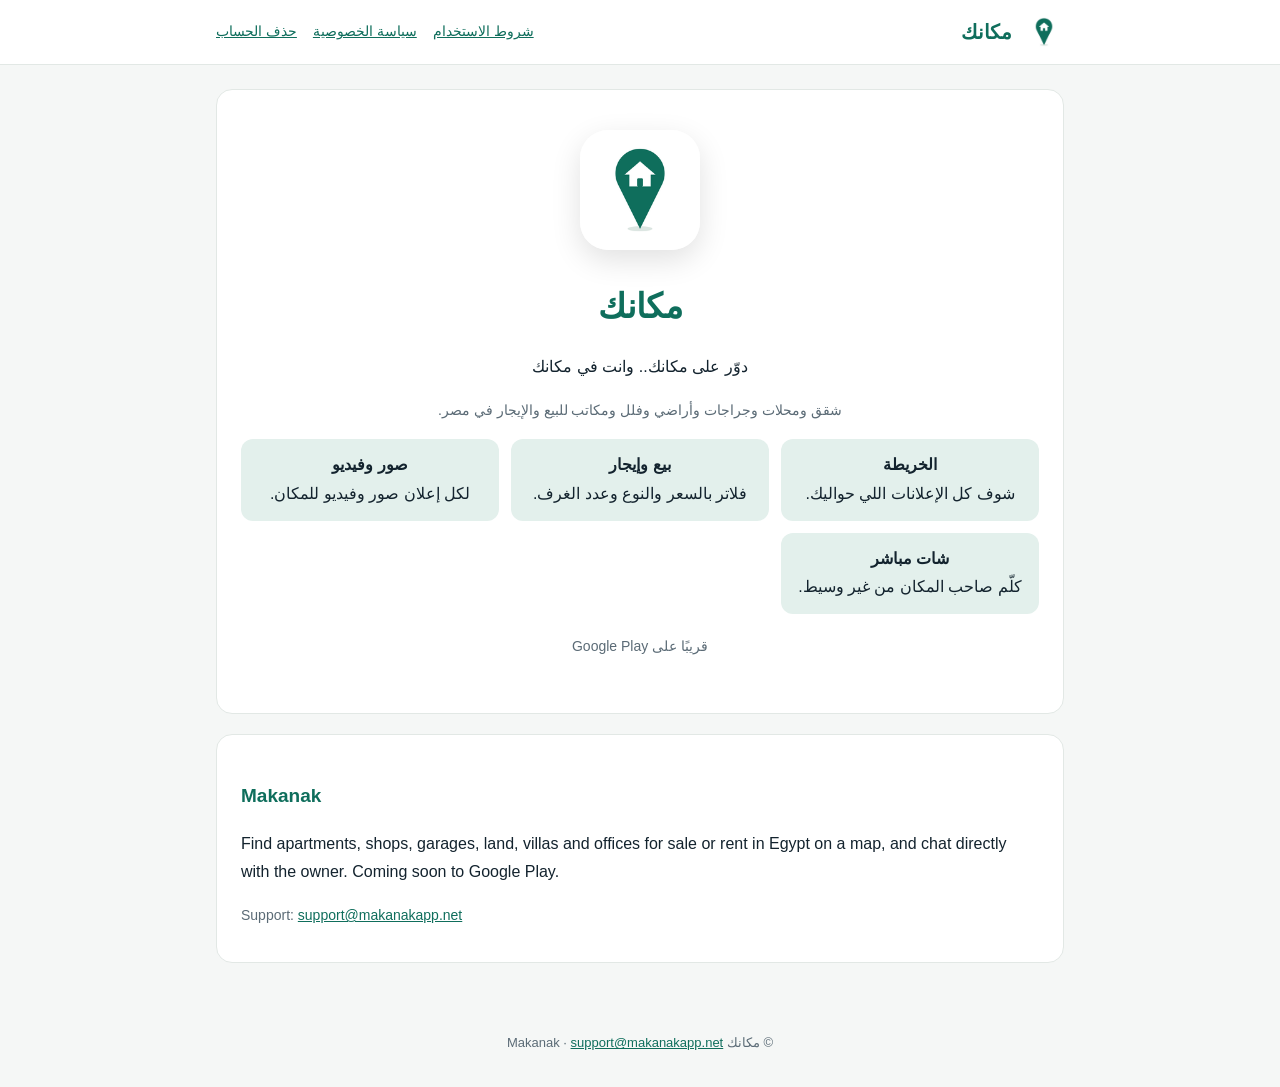
<file: index.html>
<!doctype html>
<html lang="ar" dir="rtl">
<head>
<meta charset="utf-8">
<meta name="viewport" content="width=device-width, initial-scale=1">
<title>مكانك | Makanak</title>
<meta name="description" content="مكانك: شقق ومحلات وجراجات وأراضي للبيع والإيجار في مصر على الخريطة، وكلّم صاحب المكان على طول.">
<link rel="icon" href="favicon.png">
<link rel="stylesheet" href="style.css">
</head>
<body>
<header><div class="bar">
  <img src="icon.png" alt=""><a class="name" href="./">مكانك</a>
  <nav><a href="terms.html">شروط الاستخدام</a><a href="privacy.html">سياسة الخصوصية</a><a href="delete-account.html">حذف الحساب</a></nav>
</div></header>
<main>
  <section class="hero">
    <img src="icon.png" alt="أيقونة مكانك">
    <h1>مكانك</h1>
    <p>دوّر على مكانك.. وانت في مكانك</p>
    <p class="muted">شقق ومحلات وجراجات وأراضي وفلل ومكاتب للبيع والإيجار في مصر.</p>
    <div class="features">
      <div><b>الخريطة</b><br>شوف كل الإعلانات اللي حواليك.</div>
      <div><b>بيع وإيجار</b><br>فلاتر بالسعر والنوع وعدد الغرف.</div>
      <div><b>صور وفيديو</b><br>لكل إعلان صور وفيديو للمكان.</div>
      <div><b>شات مباشر</b><br>كلّم صاحب المكان من غير وسيط.</div>
    </div>
    <p style="margin-top:20px" class="muted">قريبًا على Google Play</p>
  </section>
  <section class="en">
    <h2>Makanak</h2>
    <p>Find apartments, shops, garages, land, villas and offices for sale or rent in Egypt on a map, and chat directly with the owner. Coming soon to Google Play.</p>
    <p class="muted">Support: <a href="mailto:support@makanakapp.net">support@makanakapp.net</a></p>
  </section>
</main>
<footer>© مكانك Makanak · <a href="mailto:support@makanakapp.net">support@makanakapp.net</a></footer>
</body>
</html>
</file>
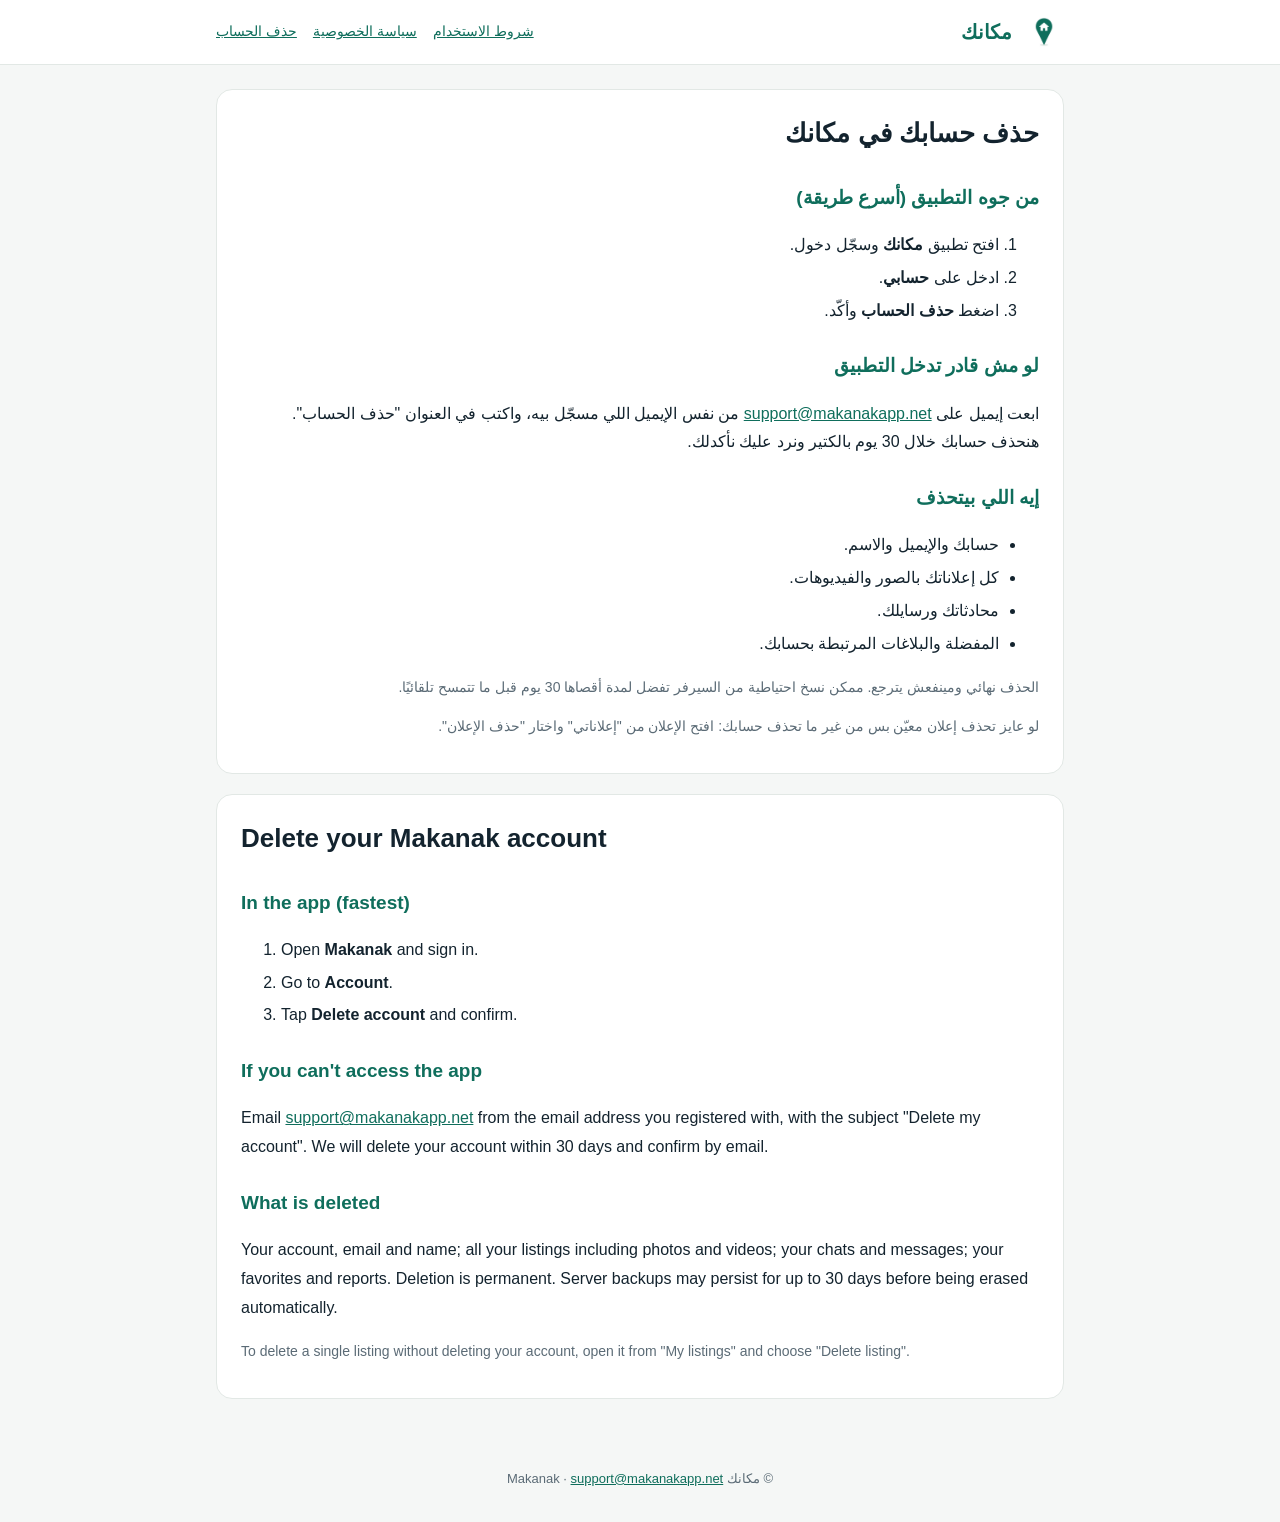
<file: delete-account.html>
<!doctype html>
<html lang="ar" dir="rtl">
<head>
<meta charset="utf-8">
<meta name="viewport" content="width=device-width, initial-scale=1">
<title>حذف الحساب | مكانك</title>
<link rel="icon" href="favicon.png">
<link rel="stylesheet" href="style.css">
</head>
<body>
<header><div class="bar">
  <img src="icon.png" alt=""><a class="name" href="./">مكانك</a>
  <nav><a href="terms.html">شروط الاستخدام</a><a href="privacy.html">سياسة الخصوصية</a><a href="delete-account.html">حذف الحساب</a></nav>
</div></header>
<main>
<section>
  <h1>حذف حسابك في مكانك</h1>
  <h2>من جوه التطبيق (أسرع طريقة)</h2>
  <ol>
    <li>افتح تطبيق <b>مكانك</b> وسجّل دخول.</li>
    <li>ادخل على <b>حسابي</b>.</li>
    <li>اضغط <b>حذف الحساب</b> وأكّد.</li>
  </ol>
  <h2>لو مش قادر تدخل التطبيق</h2>
  <p>ابعت إيميل على <a href="mailto:support@makanakapp.net?subject=Delete%20my%20account">support@makanakapp.net</a> من نفس الإيميل اللي مسجّل بيه، واكتب في العنوان "حذف الحساب". هنحذف حسابك خلال 30 يوم بالكتير ونرد عليك نأكدلك.</p>
  <h2>إيه اللي بيتحذف</h2>
  <ul>
    <li>حسابك والإيميل والاسم.</li>
    <li>كل إعلاناتك بالصور والفيديوهات.</li>
    <li>محادثاتك ورسايلك.</li>
    <li>المفضلة والبلاغات المرتبطة بحسابك.</li>
  </ul>
  <p class="muted">الحذف نهائي ومينفعش يترجع. ممكن نسخ احتياطية من السيرفر تفضل لمدة أقصاها 30 يوم قبل ما تتمسح تلقائيًا.</p>
  <p class="muted">لو عايز تحذف إعلان معيّن بس من غير ما تحذف حسابك: افتح الإعلان من "إعلاناتي" واختار "حذف الإعلان".</p>
</section>
<section class="en">
  <h1>Delete your Makanak account</h1>
  <h2>In the app (fastest)</h2>
  <ol><li>Open <b>Makanak</b> and sign in.</li><li>Go to <b>Account</b>.</li><li>Tap <b>Delete account</b> and confirm.</li></ol>
  <h2>If you can't access the app</h2>
  <p>Email <a href="mailto:support@makanakapp.net?subject=Delete%20my%20account">support@makanakapp.net</a> from the email address you registered with, with the subject "Delete my account". We will delete your account within 30 days and confirm by email.</p>
  <h2>What is deleted</h2>
  <p>Your account, email and name; all your listings including photos and videos; your chats and messages; your favorites and reports. Deletion is permanent. Server backups may persist for up to 30 days before being erased automatically.</p>
  <p class="muted">To delete a single listing without deleting your account, open it from "My listings" and choose "Delete listing".</p>
</section>
</main>
<footer>© مكانك Makanak · <a href="mailto:support@makanakapp.net">support@makanakapp.net</a></footer>
</body>
</html>
</file>
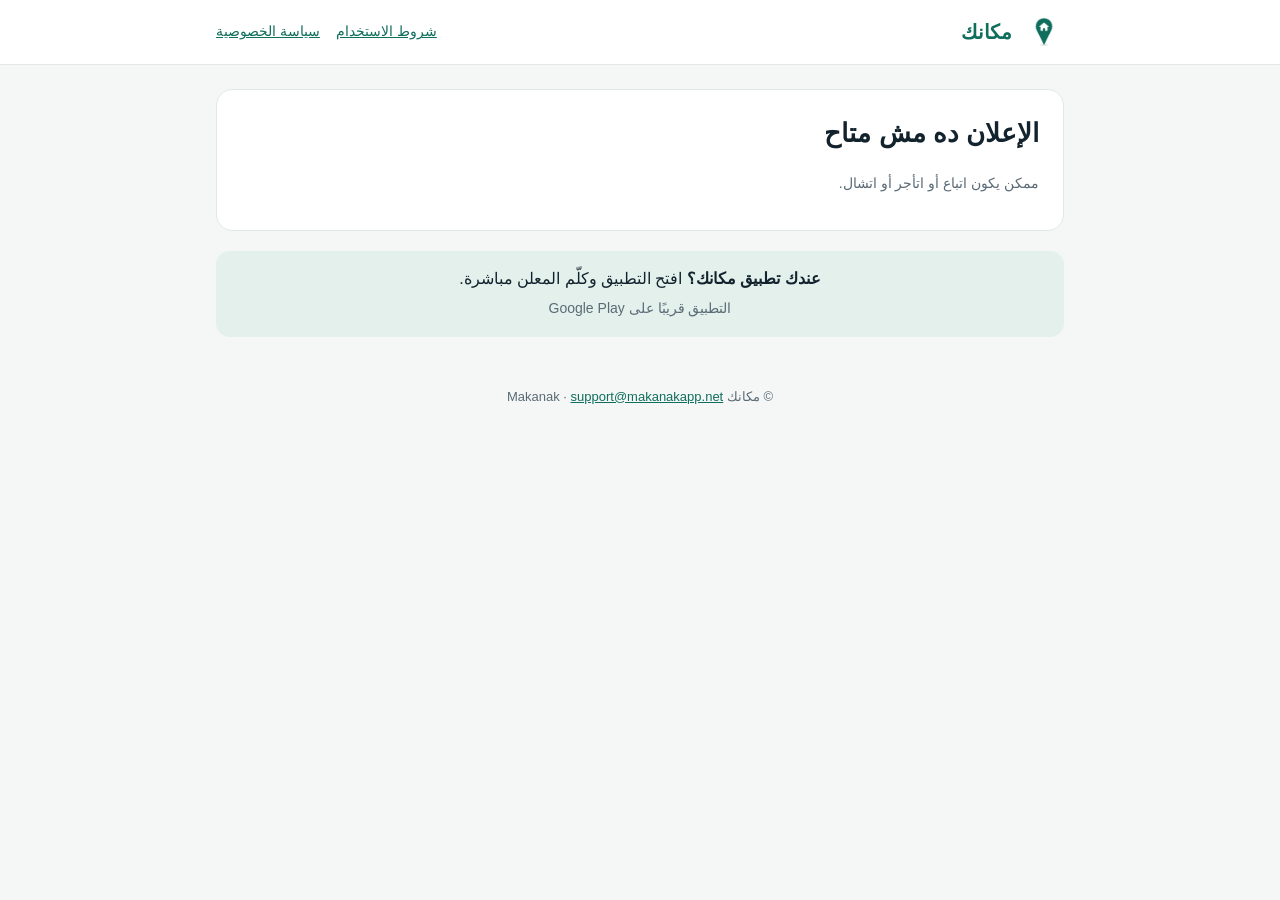
<file: l.html>
<!doctype html>
<html lang="ar" dir="rtl">
<head>
<meta charset="utf-8">
<meta name="viewport" content="width=device-width, initial-scale=1">
<title>إعلان | مكانك</title>
<link rel="icon" href="favicon.png">
<link rel="stylesheet" href="style.css">
</head>
<body>
<header><div class="bar">
  <img src="icon.png" alt=""><a class="name" href="./">مكانك</a>
  <nav><a href="terms.html">شروط الاستخدام</a><a href="privacy.html">سياسة الخصوصية</a></nav>
</div></header>
<main>
<section id="box"><p class="muted">جاري التحميل…</p></section>
<div class="cta"><b>عندك تطبيق مكانك؟</b> افتح التطبيق وكلّم المعلن مباشرة.<br><span class="muted">التطبيق قريبًا على Google Play</span></div>
</main>
<footer>© مكانك Makanak · <a href="mailto:support@makanakapp.net">support@makanakapp.net</a></footer>
<script src="shared.js"></script>
<script>
(async()=>{const box=document.getElementById('box');const id=qid();
try{if(!id)throw 0;const r=await sb('listings?select=*&status=eq.active&id=eq.'+id);const l=r[0];if(!l)throw 0;
document.title=l.title+' | مكانك';
const specs=[l.size&&[l.size+' م²','المساحة'],l.rooms&&[l.rooms,'غرف'],l.bathrooms&&[l.bathrooms,'حمام'],l.floor!=null&&[l.floor,'الدور']].filter(Boolean);
box.innerHTML=`${(l.images||[]).length?`<div class="gal">${l.images.map(u=>`<img src="${esc(u)}" alt="">`).join('')}</div>`:''}
<p class="chips" style="margin-top:12px"><span>${l.purpose==='rent'?'إيجار':'بيع'}</span><span>${esc(TYPES[l.type]||'')}</span></p>
<div class="price">${esc(price(l))}</div><h1>${esc(l.title)}</h1><div class="muted">📍 ${esc(place(l))}</div>
<div class="specs">${specs.map(s=>`<div><b>${esc(s[0])}</b><br><span class="muted">${s[1]}</span></div>`).join('')}</div>
${l.description?`<h2>الوصف</h2><p style="white-space:pre-line">${esc(l.description)}</p>`:''}
${l.video_url?`<h2>فيديو العقار</h2><video src="${esc(l.video_url)}" controls style="width:100%;border-radius:14px;background:#000"></video>`:''}
<a class="owner" href="u.html?id=${l.owner_id}"><div class="av">${esc((l.owner_name||'؟')[0])}</div><div><b>${esc(l.owner_name||'مستخدم')}</b><br><span class="muted">شوف كل إعلاناته</span></div></a>`;
}catch(e){box.innerHTML='<h1>الإعلان ده مش متاح</h1><p class="muted">ممكن يكون اتباع أو اتأجر أو اتشال.</p>';}})();
</script>
</body>
</html>
</file>
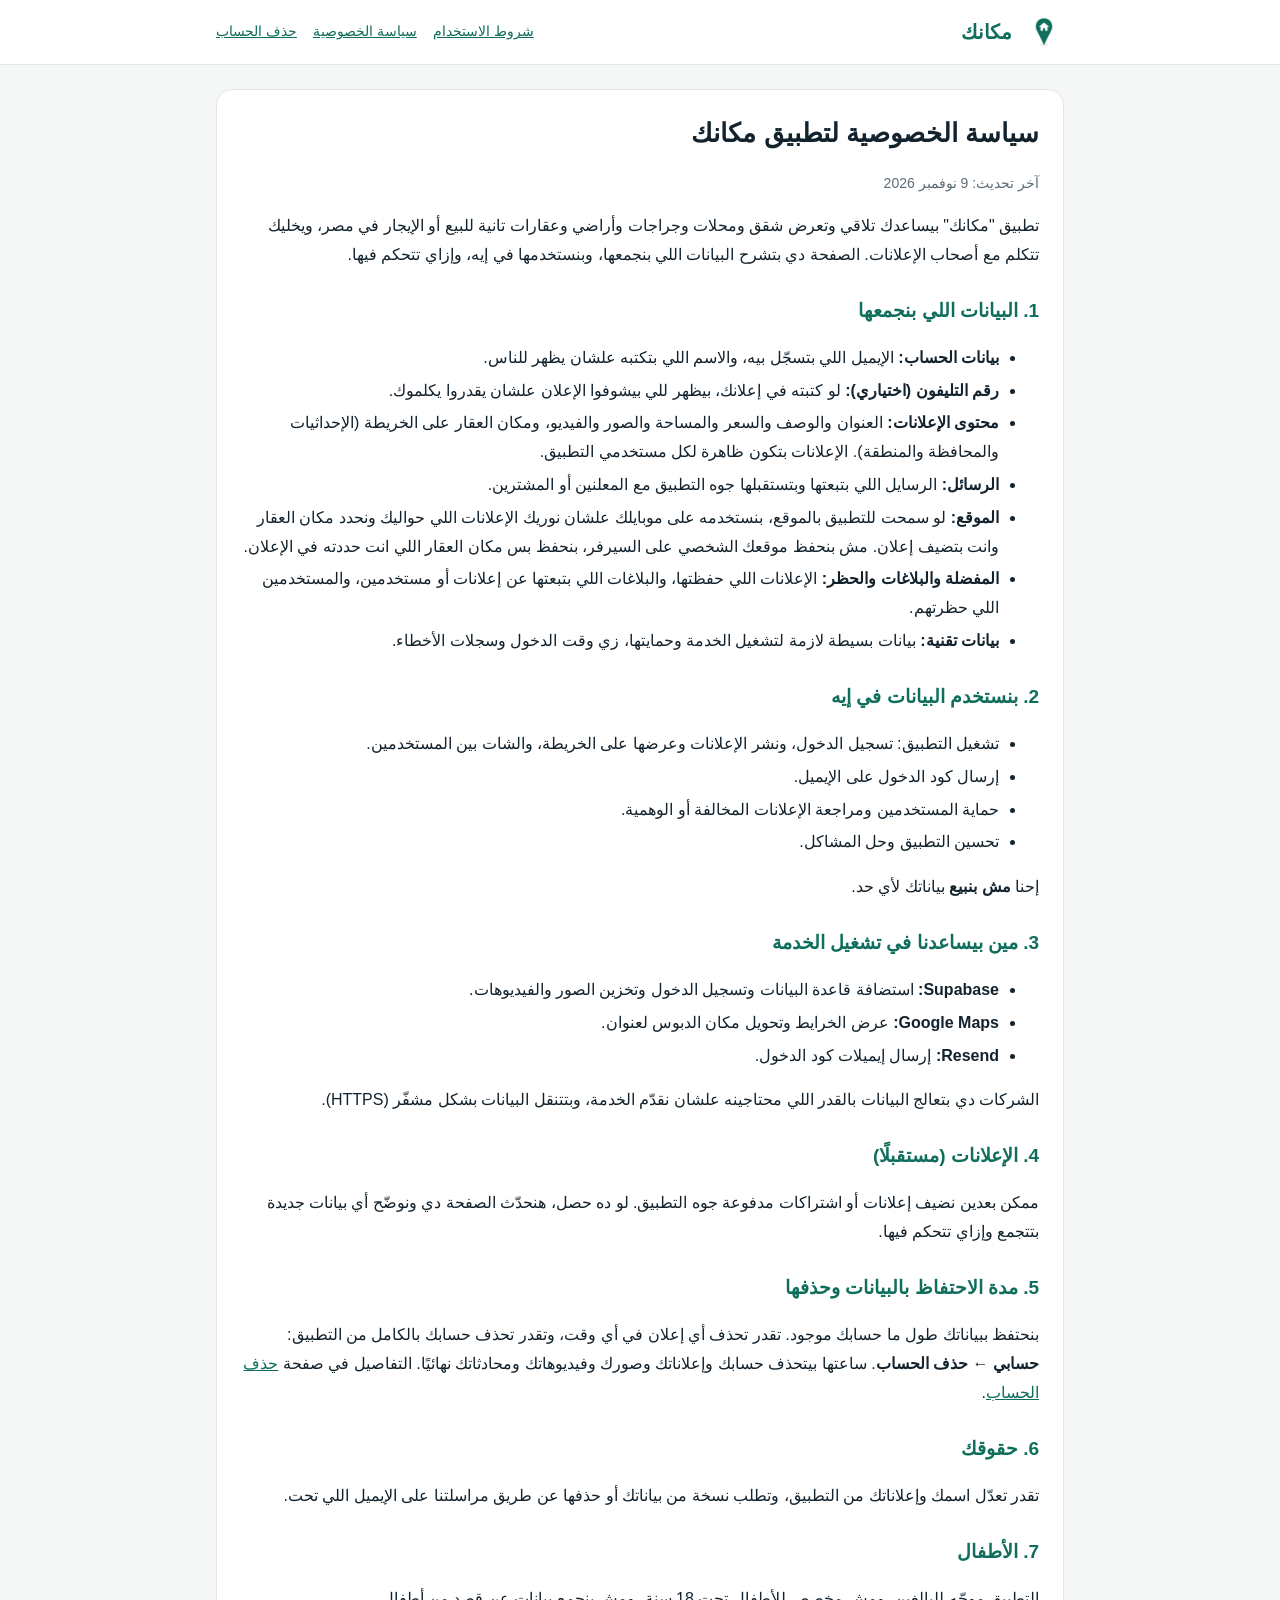
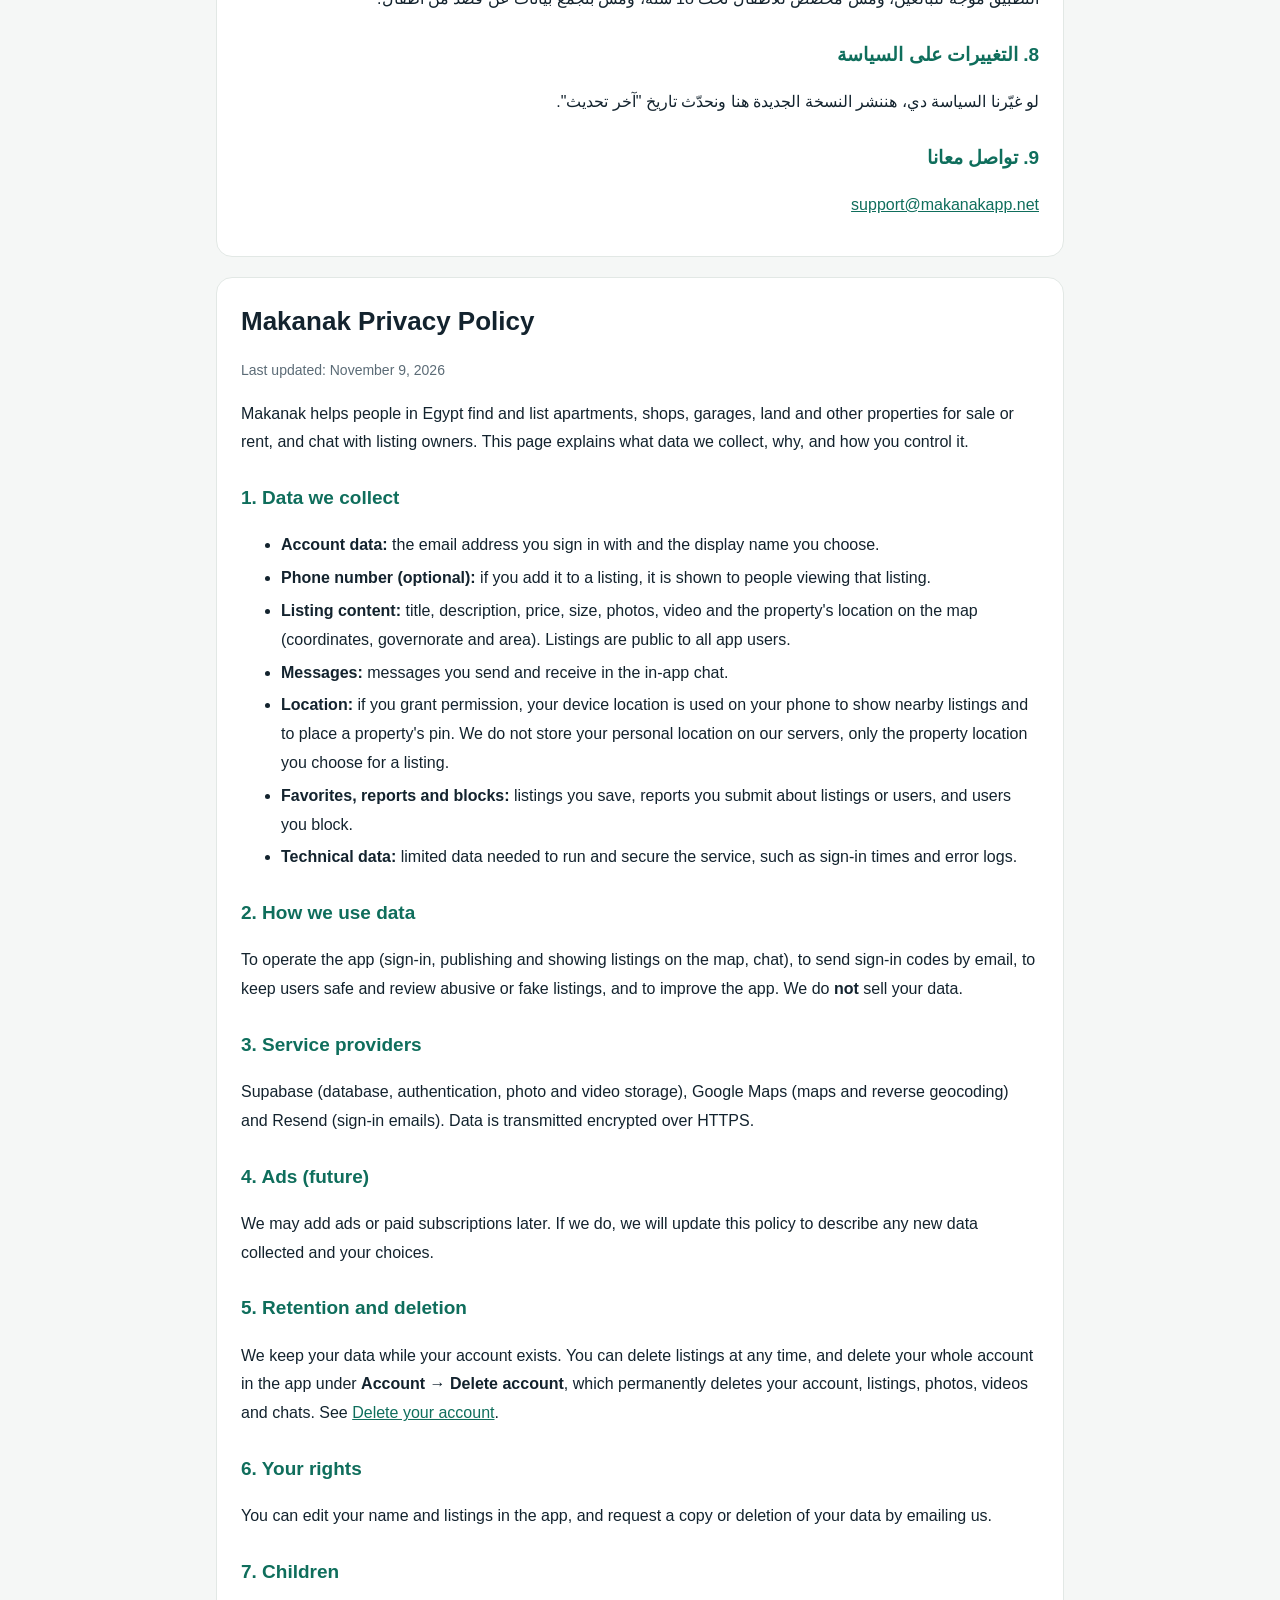
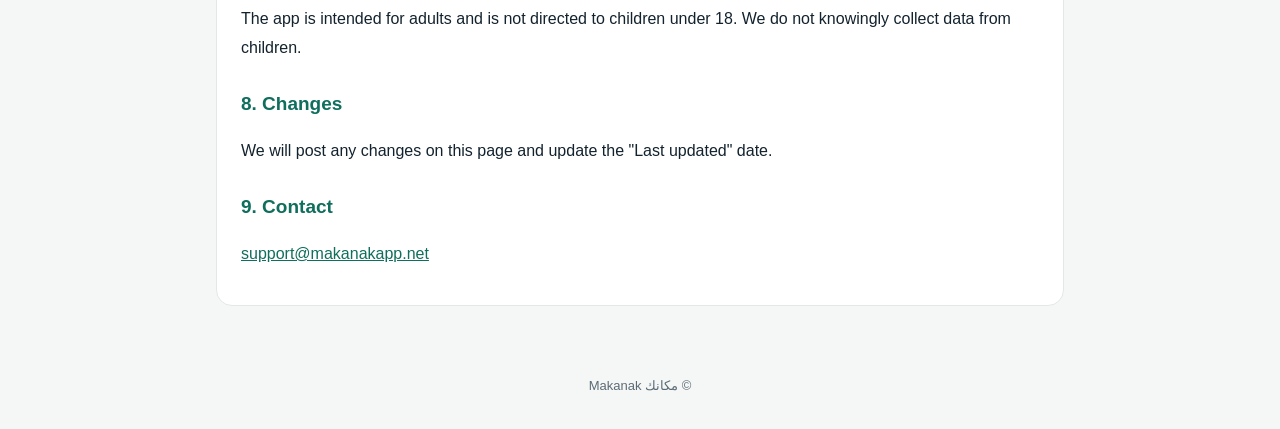
<file: privacy.html>
<!doctype html>
<html lang="ar" dir="rtl">
<head>
<meta charset="utf-8">
<meta name="viewport" content="width=device-width, initial-scale=1">
<title>سياسة الخصوصية | مكانك</title>
<link rel="icon" href="favicon.png">
<link rel="stylesheet" href="style.css">
</head>
<body>
<header><div class="bar">
  <img src="icon.png" alt=""><a class="name" href="./">مكانك</a>
  <nav><a href="terms.html">شروط الاستخدام</a><a href="privacy.html">سياسة الخصوصية</a><a href="delete-account.html">حذف الحساب</a></nav>
</div></header>
<main>
<section>
  <h1>سياسة الخصوصية لتطبيق مكانك</h1>
  <p class="muted">آخر تحديث: 9 نوفمبر 2026</p>
  <p>تطبيق "مكانك" بيساعدك تلاقي وتعرض شقق ومحلات وجراجات وأراضي وعقارات تانية للبيع أو الإيجار في مصر، ويخليك تتكلم مع أصحاب الإعلانات. الصفحة دي بتشرح البيانات اللي بنجمعها، وبنستخدمها في إيه، وإزاي تتحكم فيها.</p>

  <h2>1. البيانات اللي بنجمعها</h2>
  <ul>
    <li><b>بيانات الحساب:</b> الإيميل اللي بتسجّل بيه، والاسم اللي بتكتبه علشان يظهر للناس.</li>
    <li><b>رقم التليفون (اختياري):</b> لو كتبته في إعلانك، بيظهر للي بيشوفوا الإعلان علشان يقدروا يكلموك.</li>
    <li><b>محتوى الإعلانات:</b> العنوان والوصف والسعر والمساحة والصور والفيديو، ومكان العقار على الخريطة (الإحداثيات والمحافظة والمنطقة). الإعلانات بتكون ظاهرة لكل مستخدمي التطبيق.</li>
    <li><b>الرسائل:</b> الرسايل اللي بتبعتها وبتستقبلها جوه التطبيق مع المعلنين أو المشترين.</li>
    <li><b>الموقع:</b> لو سمحت للتطبيق بالموقع، بنستخدمه على موبايلك علشان نوريك الإعلانات اللي حواليك ونحدد مكان العقار وانت بتضيف إعلان. مش بنحفظ موقعك الشخصي على السيرفر، بنحفظ بس مكان العقار اللي انت حددته في الإعلان.</li>
    <li><b>المفضلة والبلاغات والحظر:</b> الإعلانات اللي حفظتها، والبلاغات اللي بتبعتها عن إعلانات أو مستخدمين، والمستخدمين اللي حظرتهم.</li>
    <li><b>بيانات تقنية:</b> بيانات بسيطة لازمة لتشغيل الخدمة وحمايتها، زي وقت الدخول وسجلات الأخطاء.</li>
  </ul>

  <h2>2. بنستخدم البيانات في إيه</h2>
  <ul>
    <li>تشغيل التطبيق: تسجيل الدخول، ونشر الإعلانات وعرضها على الخريطة، والشات بين المستخدمين.</li>
    <li>إرسال كود الدخول على الإيميل.</li>
    <li>حماية المستخدمين ومراجعة الإعلانات المخالفة أو الوهمية.</li>
    <li>تحسين التطبيق وحل المشاكل.</li>
  </ul>
  <p>إحنا <b>مش بنبيع</b> بياناتك لأي حد.</p>

  <h2>3. مين بيساعدنا في تشغيل الخدمة</h2>
  <ul>
    <li><b>Supabase:</b> استضافة قاعدة البيانات وتسجيل الدخول وتخزين الصور والفيديوهات.</li>
    <li><b>Google Maps:</b> عرض الخرايط وتحويل مكان الدبوس لعنوان.</li>
    <li><b>Resend:</b> إرسال إيميلات كود الدخول.</li>
  </ul>
  <p>الشركات دي بتعالج البيانات بالقدر اللي محتاجينه علشان نقدّم الخدمة، وبتتنقل البيانات بشكل مشفّر (HTTPS).</p>

  <h2>4. الإعلانات (مستقبلًا)</h2>
  <p>ممكن بعدين نضيف إعلانات أو اشتراكات مدفوعة جوه التطبيق. لو ده حصل، هنحدّث الصفحة دي ونوضّح أي بيانات جديدة بتتجمع وإزاي تتحكم فيها.</p>

  <h2>5. مدة الاحتفاظ بالبيانات وحذفها</h2>
  <p>بنحتفظ ببياناتك طول ما حسابك موجود. تقدر تحذف أي إعلان في أي وقت، وتقدر تحذف حسابك بالكامل من التطبيق: <b>حسابي ← حذف الحساب</b>. ساعتها بيتحذف حسابك وإعلاناتك وصورك وفيديوهاتك ومحادثاتك نهائيًا. التفاصيل في صفحة <a href="delete-account.html">حذف الحساب</a>.</p>

  <h2>6. حقوقك</h2>
  <p>تقدر تعدّل اسمك وإعلاناتك من التطبيق، وتطلب نسخة من بياناتك أو حذفها عن طريق مراسلتنا على الإيميل اللي تحت.</p>

  <h2>7. الأطفال</h2>
  <p>التطبيق موجّه للبالغين، ومش مخصص للأطفال تحت 18 سنة، ومش بنجمع بيانات عن قصد من أطفال.</p>

  <h2>8. التغييرات على السياسة</h2>
  <p>لو غيّرنا السياسة دي، هننشر النسخة الجديدة هنا ونحدّث تاريخ "آخر تحديث".</p>

  <h2>9. تواصل معانا</h2>
  <p><a href="mailto:support@makanakapp.net">support@makanakapp.net</a></p>
</section>

<section class="en">
  <h1>Makanak Privacy Policy</h1>
  <p class="muted">Last updated: November 9, 2026</p>
  <p>Makanak helps people in Egypt find and list apartments, shops, garages, land and other properties for sale or rent, and chat with listing owners. This page explains what data we collect, why, and how you control it.</p>
  <h2>1. Data we collect</h2>
  <ul>
    <li><b>Account data:</b> the email address you sign in with and the display name you choose.</li>
    <li><b>Phone number (optional):</b> if you add it to a listing, it is shown to people viewing that listing.</li>
    <li><b>Listing content:</b> title, description, price, size, photos, video and the property's location on the map (coordinates, governorate and area). Listings are public to all app users.</li>
    <li><b>Messages:</b> messages you send and receive in the in-app chat.</li>
    <li><b>Location:</b> if you grant permission, your device location is used on your phone to show nearby listings and to place a property's pin. We do not store your personal location on our servers, only the property location you choose for a listing.</li>
    <li><b>Favorites, reports and blocks:</b> listings you save, reports you submit about listings or users, and users you block.</li>
    <li><b>Technical data:</b> limited data needed to run and secure the service, such as sign-in times and error logs.</li>
  </ul>
  <h2>2. How we use data</h2>
  <p>To operate the app (sign-in, publishing and showing listings on the map, chat), to send sign-in codes by email, to keep users safe and review abusive or fake listings, and to improve the app. We do <b>not</b> sell your data.</p>
  <h2>3. Service providers</h2>
  <p>Supabase (database, authentication, photo and video storage), Google Maps (maps and reverse geocoding) and Resend (sign-in emails). Data is transmitted encrypted over HTTPS.</p>
  <h2>4. Ads (future)</h2>
  <p>We may add ads or paid subscriptions later. If we do, we will update this policy to describe any new data collected and your choices.</p>
  <h2>5. Retention and deletion</h2>
  <p>We keep your data while your account exists. You can delete listings at any time, and delete your whole account in the app under <b>Account → Delete account</b>, which permanently deletes your account, listings, photos, videos and chats. See <a href="delete-account.html">Delete your account</a>.</p>
  <h2>6. Your rights</h2>
  <p>You can edit your name and listings in the app, and request a copy or deletion of your data by emailing us.</p>
  <h2>7. Children</h2>
  <p>The app is intended for adults and is not directed to children under 18. We do not knowingly collect data from children.</p>
  <h2>8. Changes</h2>
  <p>We will post any changes on this page and update the "Last updated" date.</p>
  <h2>9. Contact</h2>
  <p><a href="mailto:support@makanakapp.net">support@makanakapp.net</a></p>
</section>
</main>
<footer>© مكانك Makanak</footer>
</body>
</html>
</file>
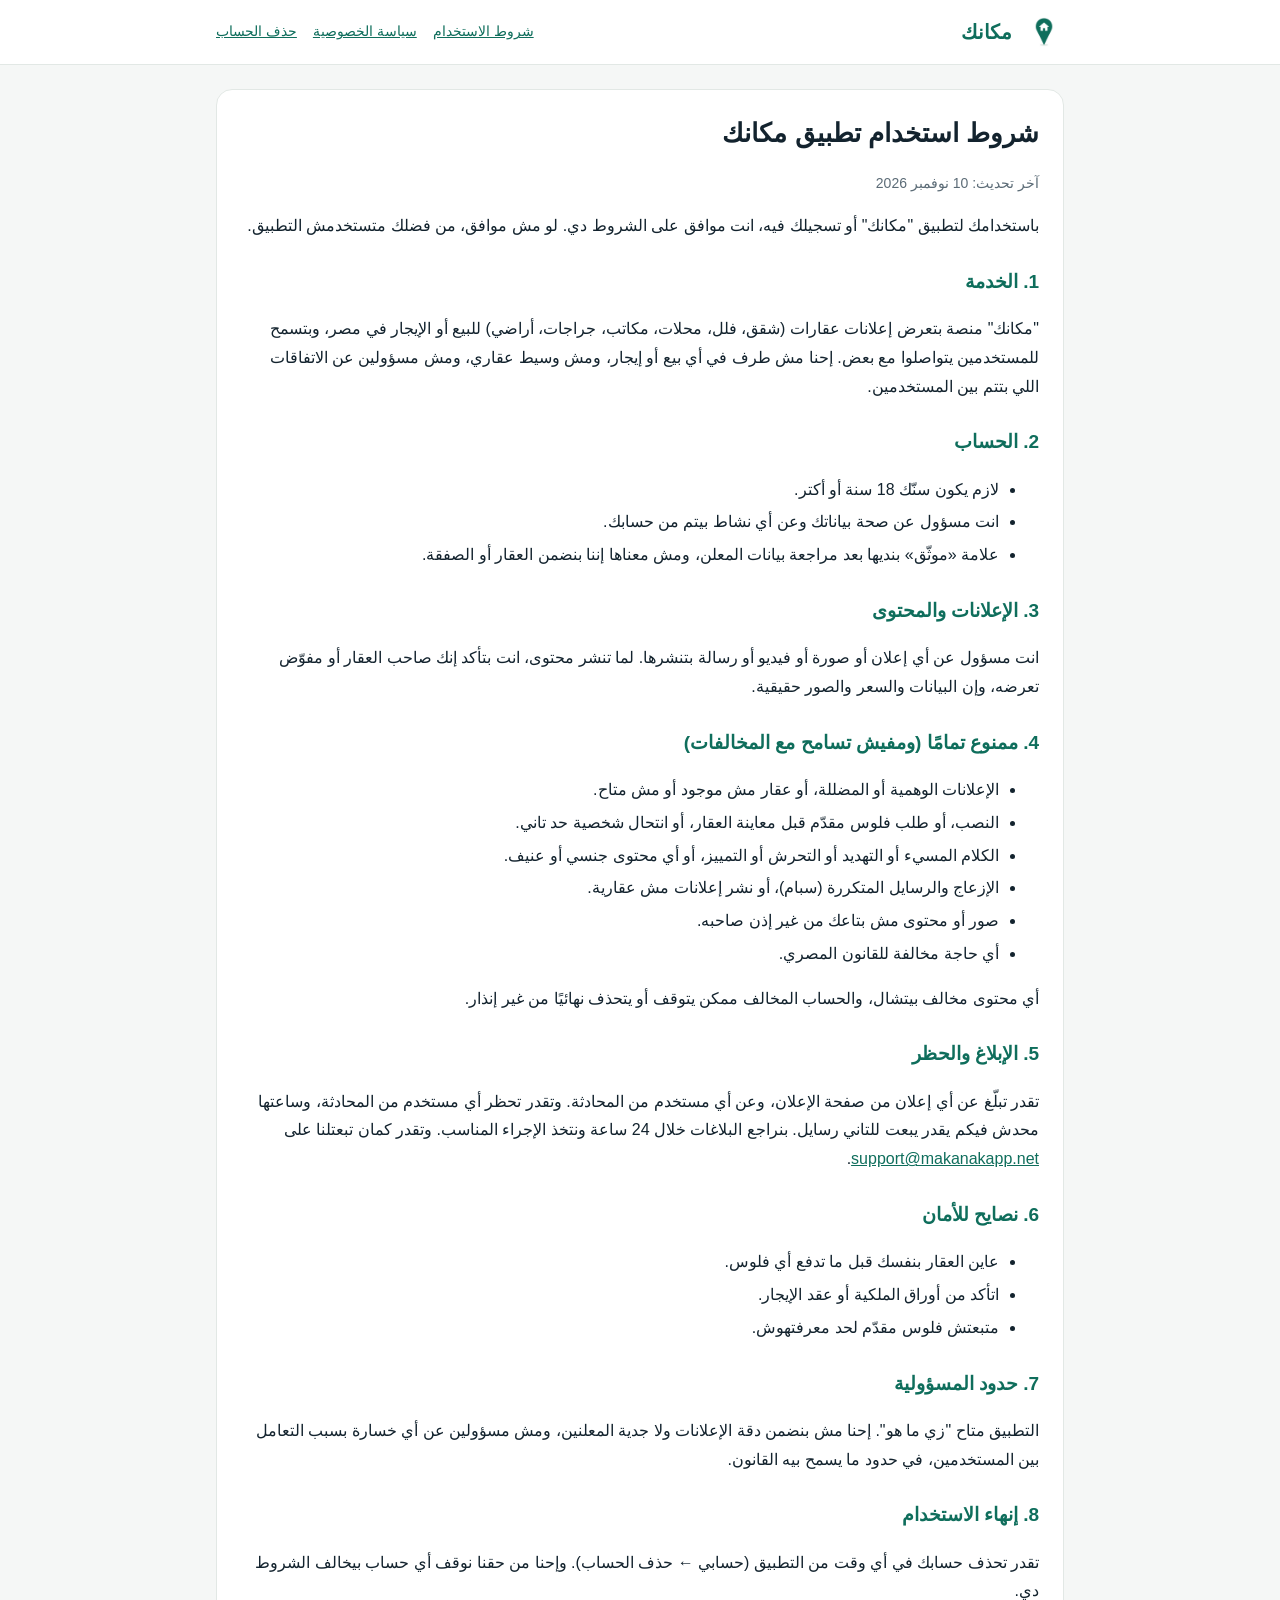
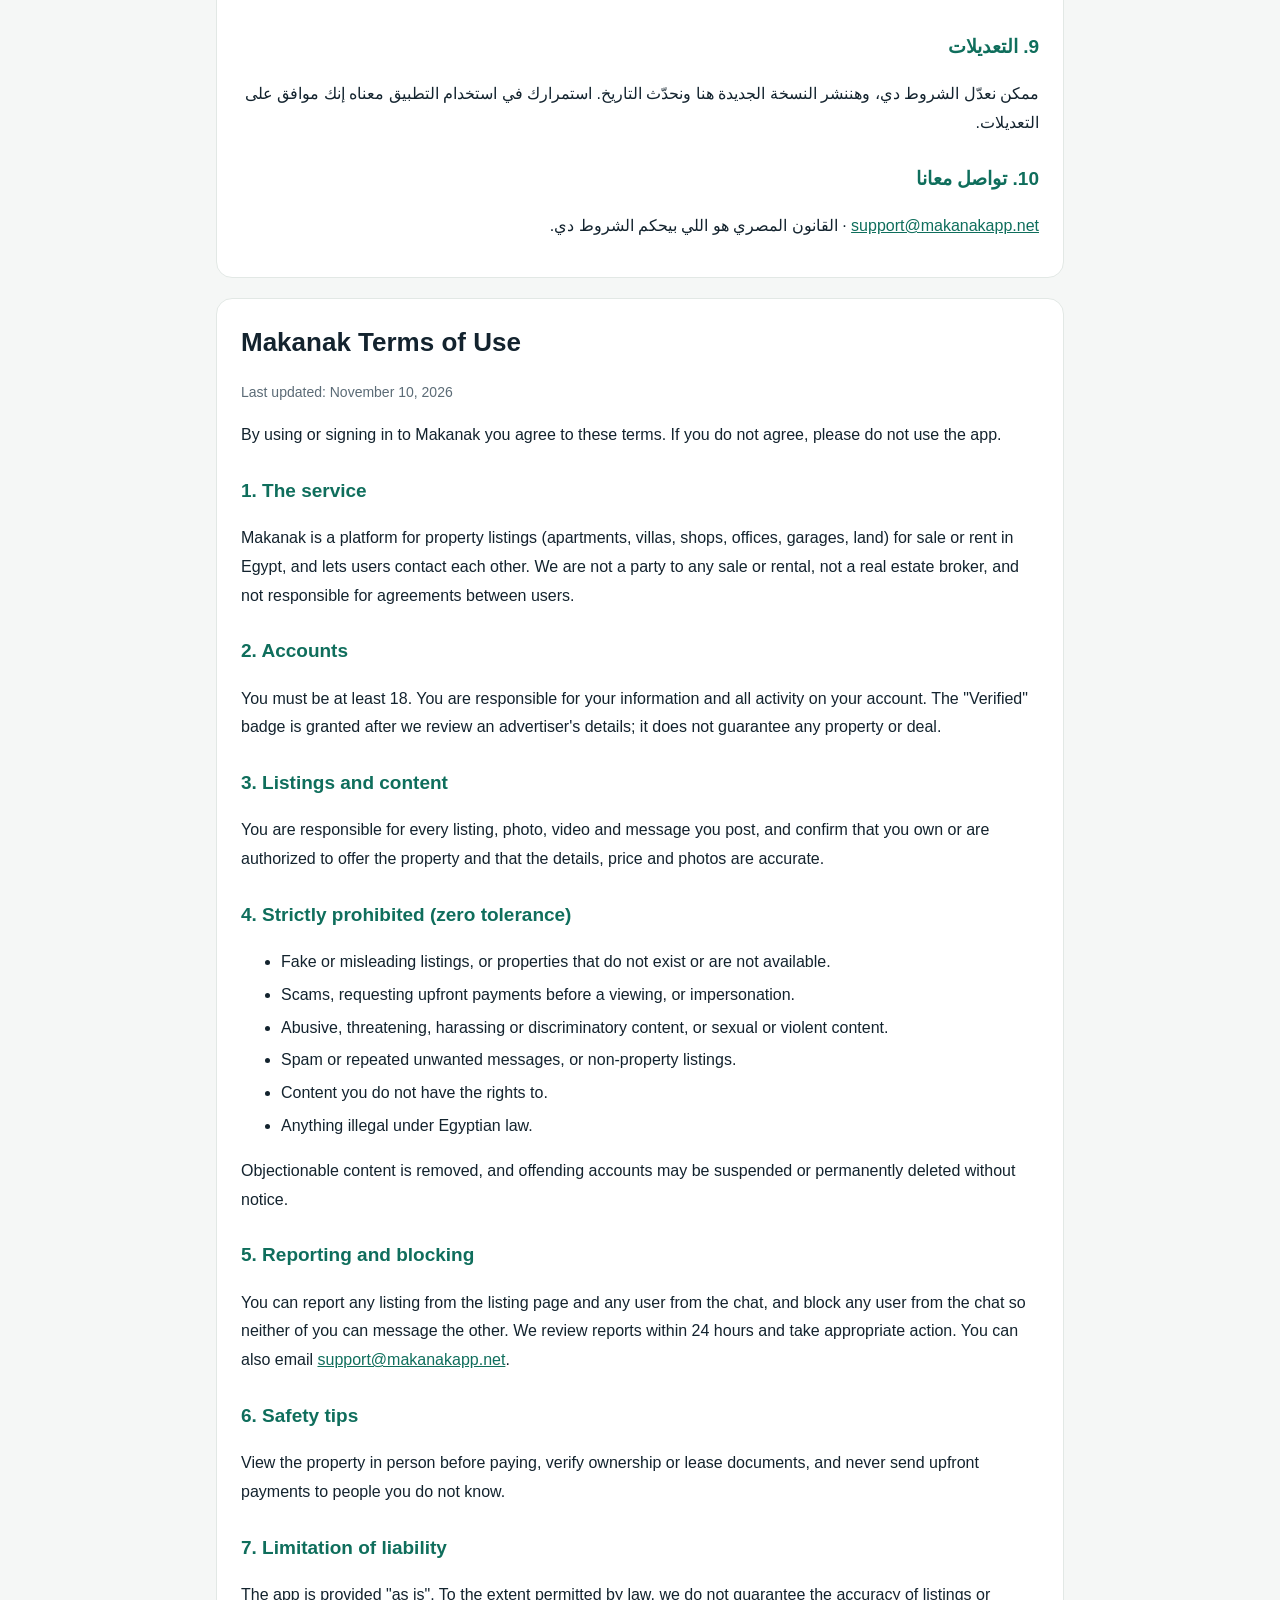
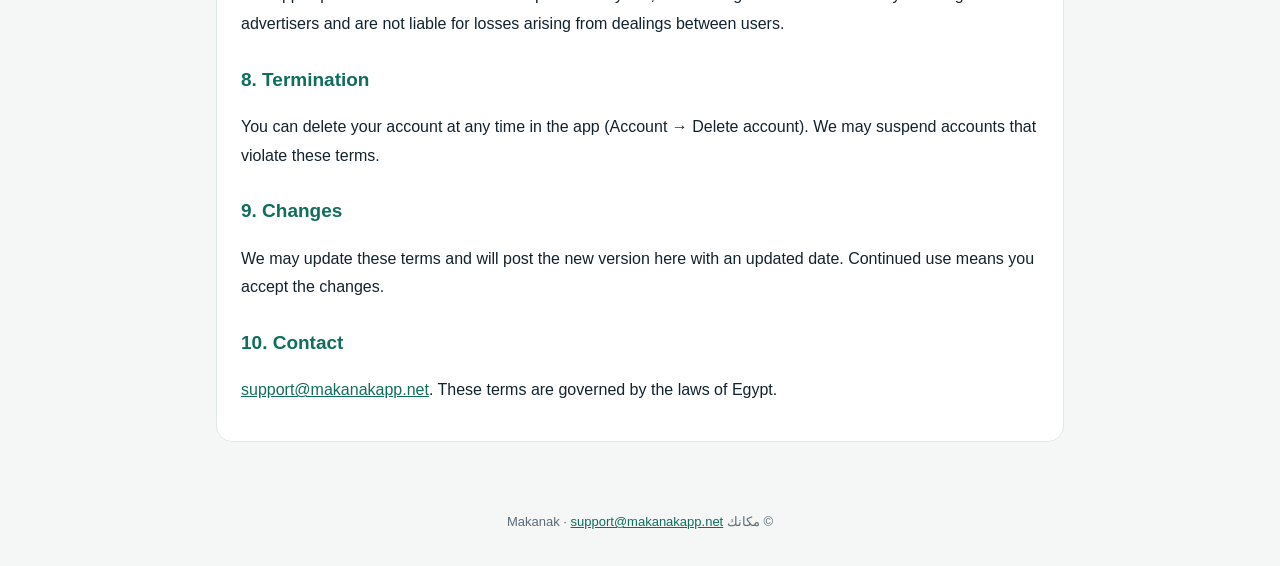
<file: terms.html>
<!doctype html>
<html lang="ar" dir="rtl">
<head>
<meta charset="utf-8">
<meta name="viewport" content="width=device-width, initial-scale=1">
<title>شروط الاستخدام | مكانك</title>
<link rel="icon" href="favicon.png">
<link rel="stylesheet" href="style.css">
</head>
<body>
<header><div class="bar">
  <img src="icon.png" alt=""><a class="name" href="./">مكانك</a>
  <nav><a href="terms.html">شروط الاستخدام</a><a href="privacy.html">سياسة الخصوصية</a><a href="delete-account.html">حذف الحساب</a></nav>
</div></header>
<main>
<section>
  <h1>شروط استخدام تطبيق مكانك</h1>
  <p class="muted">آخر تحديث: 10 نوفمبر 2026</p>
  <p>باستخدامك لتطبيق "مكانك" أو تسجيلك فيه، انت موافق على الشروط دي. لو مش موافق، من فضلك متستخدمش التطبيق.</p>

  <h2>1. الخدمة</h2>
  <p>"مكانك" منصة بتعرض إعلانات عقارات (شقق، فلل، محلات، مكاتب، جراجات، أراضي) للبيع أو الإيجار في مصر، وبتسمح للمستخدمين يتواصلوا مع بعض. إحنا مش طرف في أي بيع أو إيجار، ومش وسيط عقاري، ومش مسؤولين عن الاتفاقات اللي بتتم بين المستخدمين.</p>

  <h2>2. الحساب</h2>
  <ul>
    <li>لازم يكون سنّك 18 سنة أو أكتر.</li>
    <li>انت مسؤول عن صحة بياناتك وعن أي نشاط بيتم من حسابك.</li>
    <li>علامة «موثّق» بنديها بعد مراجعة بيانات المعلن، ومش معناها إننا بنضمن العقار أو الصفقة.</li>
  </ul>

  <h2>3. الإعلانات والمحتوى</h2>
  <p>انت مسؤول عن أي إعلان أو صورة أو فيديو أو رسالة بتنشرها. لما تنشر محتوى، انت بتأكد إنك صاحب العقار أو مفوّض تعرضه، وإن البيانات والسعر والصور حقيقية.</p>

  <h2>4. ممنوع تمامًا (ومفيش تسامح مع المخالفات)</h2>
  <ul>
    <li>الإعلانات الوهمية أو المضللة، أو عقار مش موجود أو مش متاح.</li>
    <li>النصب، أو طلب فلوس مقدّم قبل معاينة العقار، أو انتحال شخصية حد تاني.</li>
    <li>الكلام المسيء أو التهديد أو التحرش أو التمييز، أو أي محتوى جنسي أو عنيف.</li>
    <li>الإزعاج والرسايل المتكررة (سبام)، أو نشر إعلانات مش عقارية.</li>
    <li>صور أو محتوى مش بتاعك من غير إذن صاحبه.</li>
    <li>أي حاجة مخالفة للقانون المصري.</li>
  </ul>
  <p>أي محتوى مخالف بيتشال، والحساب المخالف ممكن يتوقف أو يتحذف نهائيًا من غير إنذار.</p>

  <h2>5. الإبلاغ والحظر</h2>
  <p>تقدر تبلّغ عن أي إعلان من صفحة الإعلان، وعن أي مستخدم من المحادثة. وتقدر تحظر أي مستخدم من المحادثة، وساعتها محدش فيكم يقدر يبعت للتاني رسايل. بنراجع البلاغات خلال 24 ساعة ونتخذ الإجراء المناسب. وتقدر كمان تبعتلنا على <a href="mailto:support@makanakapp.net">support@makanakapp.net</a>.</p>

  <h2>6. نصايح للأمان</h2>
  <ul>
    <li>عاين العقار بنفسك قبل ما تدفع أي فلوس.</li>
    <li>اتأكد من أوراق الملكية أو عقد الإيجار.</li>
    <li>متبعتش فلوس مقدّم لحد معرفتهوش.</li>
  </ul>

  <h2>7. حدود المسؤولية</h2>
  <p>التطبيق متاح "زي ما هو". إحنا مش بنضمن دقة الإعلانات ولا جدية المعلنين، ومش مسؤولين عن أي خسارة بسبب التعامل بين المستخدمين، في حدود ما يسمح بيه القانون.</p>

  <h2>8. إنهاء الاستخدام</h2>
  <p>تقدر تحذف حسابك في أي وقت من التطبيق (حسابي ← حذف الحساب). وإحنا من حقنا نوقف أي حساب بيخالف الشروط دي.</p>

  <h2>9. التعديلات</h2>
  <p>ممكن نعدّل الشروط دي، وهننشر النسخة الجديدة هنا ونحدّث التاريخ. استمرارك في استخدام التطبيق معناه إنك موافق على التعديلات.</p>

  <h2>10. تواصل معانا</h2>
  <p><a href="mailto:support@makanakapp.net">support@makanakapp.net</a> · القانون المصري هو اللي بيحكم الشروط دي.</p>
</section>

<section class="en">
  <h1>Makanak Terms of Use</h1>
  <p class="muted">Last updated: November 10, 2026</p>
  <p>By using or signing in to Makanak you agree to these terms. If you do not agree, please do not use the app.</p>
  <h2>1. The service</h2>
  <p>Makanak is a platform for property listings (apartments, villas, shops, offices, garages, land) for sale or rent in Egypt, and lets users contact each other. We are not a party to any sale or rental, not a real estate broker, and not responsible for agreements between users.</p>
  <h2>2. Accounts</h2>
  <p>You must be at least 18. You are responsible for your information and all activity on your account. The "Verified" badge is granted after we review an advertiser's details; it does not guarantee any property or deal.</p>
  <h2>3. Listings and content</h2>
  <p>You are responsible for every listing, photo, video and message you post, and confirm that you own or are authorized to offer the property and that the details, price and photos are accurate.</p>
  <h2>4. Strictly prohibited (zero tolerance)</h2>
  <ul>
    <li>Fake or misleading listings, or properties that do not exist or are not available.</li>
    <li>Scams, requesting upfront payments before a viewing, or impersonation.</li>
    <li>Abusive, threatening, harassing or discriminatory content, or sexual or violent content.</li>
    <li>Spam or repeated unwanted messages, or non-property listings.</li>
    <li>Content you do not have the rights to.</li>
    <li>Anything illegal under Egyptian law.</li>
  </ul>
  <p>Objectionable content is removed, and offending accounts may be suspended or permanently deleted without notice.</p>
  <h2>5. Reporting and blocking</h2>
  <p>You can report any listing from the listing page and any user from the chat, and block any user from the chat so neither of you can message the other. We review reports within 24 hours and take appropriate action. You can also email <a href="mailto:support@makanakapp.net">support@makanakapp.net</a>.</p>
  <h2>6. Safety tips</h2>
  <p>View the property in person before paying, verify ownership or lease documents, and never send upfront payments to people you do not know.</p>
  <h2>7. Limitation of liability</h2>
  <p>The app is provided "as is". To the extent permitted by law, we do not guarantee the accuracy of listings or advertisers and are not liable for losses arising from dealings between users.</p>
  <h2>8. Termination</h2>
  <p>You can delete your account at any time in the app (Account → Delete account). We may suspend accounts that violate these terms.</p>
  <h2>9. Changes</h2>
  <p>We may update these terms and will post the new version here with an updated date. Continued use means you accept the changes.</p>
  <h2>10. Contact</h2>
  <p><a href="mailto:support@makanakapp.net">support@makanakapp.net</a>. These terms are governed by the laws of Egypt.</p>
</section>
</main>
<footer>© مكانك Makanak · <a href="mailto:support@makanakapp.net">support@makanakapp.net</a></footer>
</body>
</html>
</file>
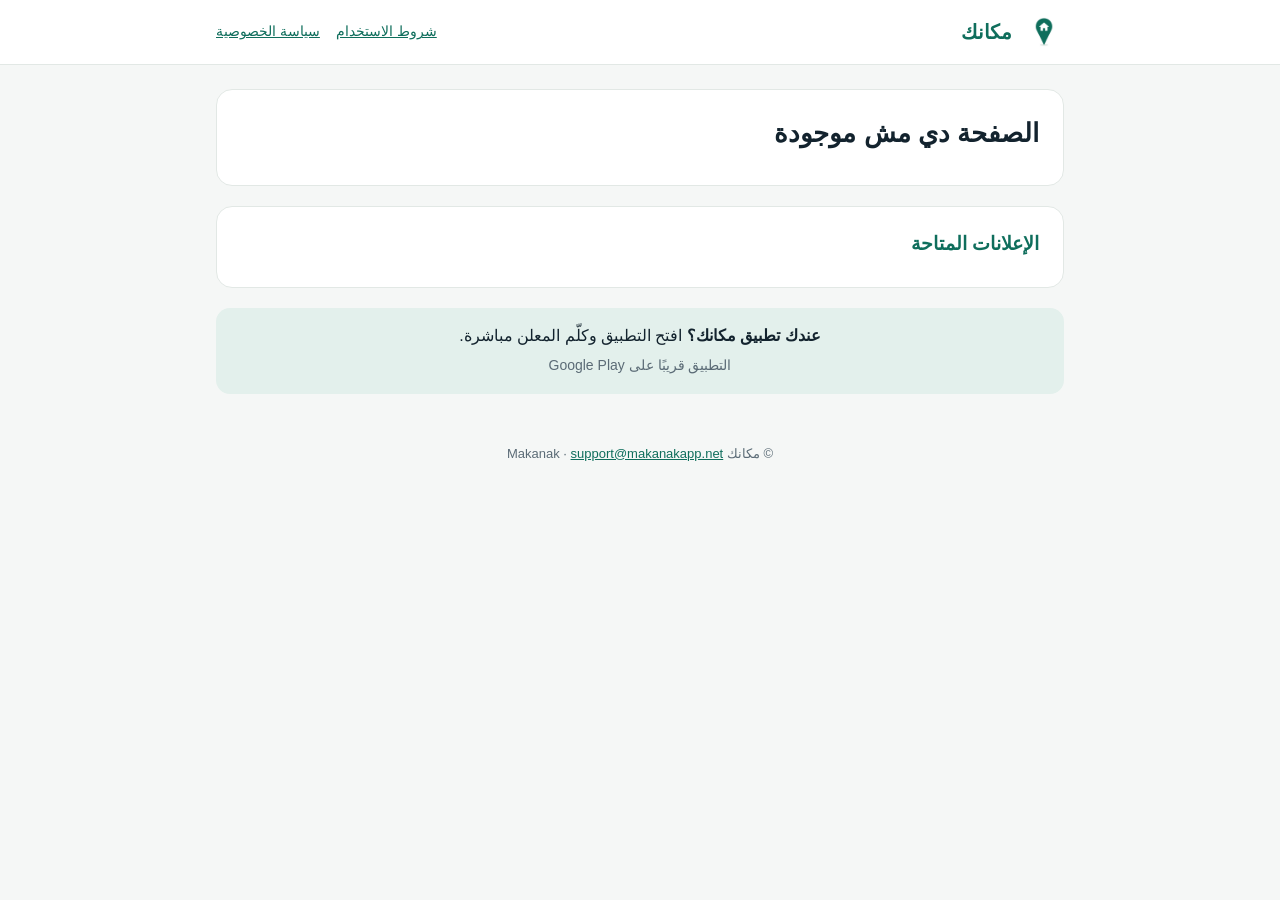
<file: u.html>
<!doctype html>
<html lang="ar" dir="rtl">
<head>
<meta charset="utf-8">
<meta name="viewport" content="width=device-width, initial-scale=1">
<title>صفحة المعلن | مكانك</title>
<link rel="icon" href="favicon.png">
<link rel="stylesheet" href="style.css">
</head>
<body>
<header><div class="bar">
  <img src="icon.png" alt=""><a class="name" href="./">مكانك</a>
  <nav><a href="terms.html">شروط الاستخدام</a><a href="privacy.html">سياسة الخصوصية</a></nav>
</div></header>
<main>
<section id="box"><p class="muted">جاري التحميل…</p></section>
<section><h2 style="margin-top:0" id="cnt">الإعلانات المتاحة</h2><div class="grid" id="grid"></div></section>
<div class="cta"><b>عندك تطبيق مكانك؟</b> افتح التطبيق وكلّم المعلن مباشرة.<br><span class="muted">التطبيق قريبًا على Google Play</span></div>
</main>
<footer>© مكانك Makanak · <a href="mailto:support@makanakapp.net">support@makanakapp.net</a></footer>
<script src="shared.js"></script>
<script>
(async()=>{const box=document.getElementById('box');const id=qid();
try{if(!id)throw 0;const [ps,ls]=await Promise.all([sb('profiles?select=id,name,kind,verified,created_at&id=eq.'+id),sb('listings?select=*&status=eq.active&owner_id=eq.'+id+'&order=created_at.desc&limit=100')]);
const p=ps[0];if(!p)throw 0;const name=p.name||(ls[0]&&ls[0].owner_name)||'مستخدم';document.title=name+' | مكانك';
box.innerHTML=`<div style="display:flex;gap:14px;align-items:center"><div class="av" style="width:64px;height:64px;font-size:26px">${esc(name[0])}</div><div><h1 style="margin:0">${esc(name)} ${p.verified?'<span class="ver">✔ موثّق</span>':''}</h1><div class="muted">${p.kind==='agency'?'مكتب عقارات':'مالك'} · على مكانك من ${new Date(p.created_at).getFullYear()}</div></div></div>`;
document.getElementById('cnt').textContent=`الإعلانات المتاحة (${ls.length})`;
document.getElementById('grid').innerHTML=ls.length?ls.map(card).join(''):'<p class="muted">مفيش إعلانات متاحة دلوقتي.</p>';
}catch(e){box.innerHTML='<h1>الصفحة دي مش موجودة</h1>';document.getElementById('grid').innerHTML='';}})();
</script>
</body>
</html>
</file>
<file: style.css>
:root{--g:#0F6E5C;--ink:#13232E;--muted:#5B6B76;--tint:#E3F0EC;--bg:#F5F7F6;--border:#E2E8E5}
*{box-sizing:border-box}
body{margin:0;font-family:Tahoma,"Segoe UI",Arial,sans-serif;color:var(--ink);background:var(--bg);line-height:1.8}
a{color:var(--g)}
header{background:#fff;border-bottom:1px solid var(--border)}
.bar{max-width:880px;margin:0 auto;padding:12px 16px;display:flex;align-items:center;gap:12px;flex-wrap:wrap}
.bar img{width:40px;height:40px;border-radius:10px}
.bar .name{font-weight:700;font-size:20px;color:var(--g);text-decoration:none}
.bar nav{margin-inline-start:auto;display:flex;gap:16px;flex-wrap:wrap;font-size:14px}
main{max-width:880px;margin:0 auto;padding:24px 16px 48px}
section{background:#fff;border:1px solid var(--border);border-radius:16px;padding:20px 24px;margin-bottom:20px}
h1{font-size:26px;margin:0 0 8px}
h2{font-size:19px;margin:24px 0 6px;color:var(--g)}
.muted{color:var(--muted);font-size:14px}
.hero{text-align:center;padding:40px 24px}
.hero img{width:120px;height:120px;border-radius:28px;box-shadow:0 10px 30px rgba(0,0,0,.12)}
.hero h1{font-size:34px;margin:16px 0 4px;color:var(--g)}
.features{display:grid;grid-template-columns:repeat(auto-fit,minmax(200px,1fr));gap:12px;margin-top:16px}
.features div{background:var(--tint);border-radius:12px;padding:12px 14px}
.btn{display:inline-block;background:var(--g);color:#fff;text-decoration:none;padding:10px 22px;border-radius:999px;font-weight:700}
.en{direction:ltr;text-align:left}
footer{text-align:center;color:var(--muted);font-size:13px;padding:0 16px 32px}
ol li,ul li{margin-bottom:4px}
.gal{display:flex;gap:8px;overflow-x:auto;scroll-snap-type:x mandatory;border-radius:14px}
.gal img{height:280px;max-width:90%;object-fit:cover;border-radius:14px;scroll-snap-align:start;flex-shrink:0}
.price{font-size:28px;font-weight:700;color:var(--g)}
.chips span{display:inline-block;background:var(--tint);color:var(--g);border-radius:999px;padding:0 12px;font-size:13px;margin-inline-end:6px}
.specs{display:flex;gap:8px;flex-wrap:wrap;margin:12px 0}.specs div{background:var(--bg);border-radius:12px;padding:6px 14px;text-align:center;font-size:14px}
.owner{display:flex;align-items:center;gap:12px;text-decoration:none;color:inherit;border:1px solid var(--border);border-radius:14px;padding:10px 14px;margin-top:12px}
.av{width:44px;height:44px;border-radius:50%;background:var(--g);color:#fff;display:flex;align-items:center;justify-content:center;font-weight:700;flex-shrink:0}
.ver{background:var(--tint);color:var(--g);border-radius:999px;padding:0 10px;font-size:12px;font-weight:700}
.grid{display:grid;grid-template-columns:repeat(auto-fill,minmax(200px,1fr));gap:12px}
.lc{display:block;text-decoration:none;color:inherit;border:1px solid var(--border);border-radius:14px;overflow:hidden;padding-bottom:8px}
.lc .ph{height:130px;background:#D5E4DE center/cover;position:relative}.lc .ph span{position:absolute;top:8px;right:8px;background:#fff;color:var(--g);border-radius:8px;padding:0 8px;font-size:12px;font-weight:700}
.lc b,.lc div,.lc small{display:block;padding:0 12px}.lc b{color:var(--g);margin-top:6px}.lc small{color:var(--muted)}
.cta{background:var(--tint);border-radius:14px;padding:14px;text-align:center;margin-top:16px}
</file>
